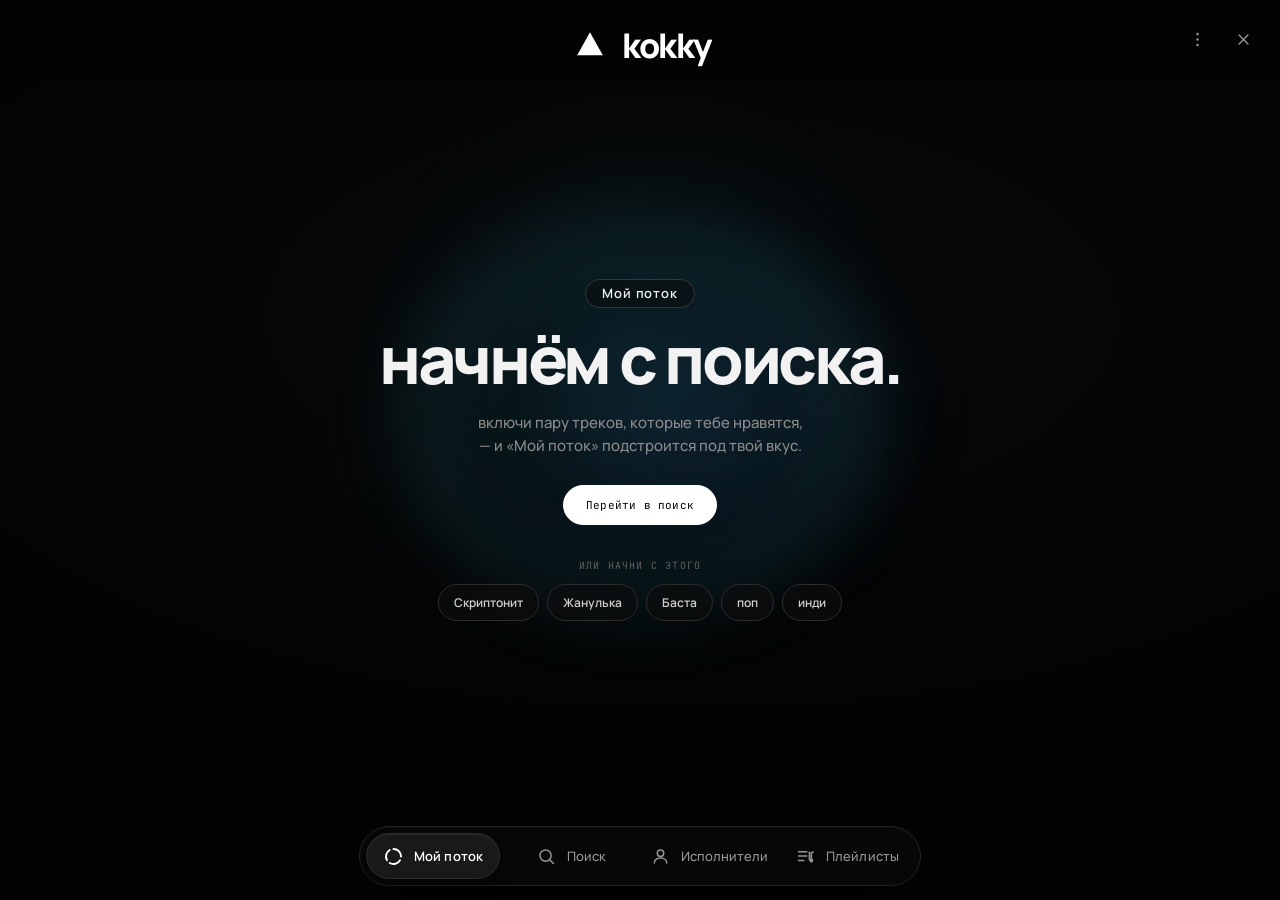
<file: index.html>
<!DOCTYPE html>
<html lang="ru">
<head>
  <meta charset="UTF-8">
  <meta name="viewport" content="width=device-width, initial-scale=1">
  <meta name="theme-color" content="#050505">
  <title>kokky — музыка</title>
  <link rel="icon" href="data:image/svg+xml,%3Csvg xmlns='http://www.w3.org/2000/svg' viewBox='0 0 24 24'%3E%3Crect width='24' height='24' rx='5' fill='%23050505'/%3E%3Cpath d='M12 4.8 20 19.2H4Z' fill='%23f2f2f2'/%3E%3C/svg%3E">
  <link rel="preconnect" href="https://fonts.googleapis.com">
  <link rel="preconnect" href="https://fonts.gstatic.com" crossorigin>
  <link href="https://fonts.googleapis.com/css2?family=JetBrains+Mono:wght@400;500;600&family=Manrope:wght@400;500;600;700;800&display=swap" rel="stylesheet">
  <link rel="stylesheet" href="styles.css">
  <link rel="stylesheet" href="layout-bottom.css">
</head>
<body>
  <div class="app">
    <header class="app-head">
      <a class="brand" href="#" aria-label="kokky — на главную">
        <span class="brand__mark" aria-hidden="true">
          <svg viewBox="0 0 24 24"><path d="M12 3.2 21.6 20.4H2.4L12 3.2Z" fill="currentColor"/></svg>
        </span>
        <span class="brand__name">kokky</span>
      </a>

      <div class="stage__top">
        <div class="top-menus">
          <button class="icon-btn" id="topMenuBtn" type="button" aria-label="Ещё" aria-haspopup="menu" aria-expanded="false">
            <svg viewBox="0 0 24 24" aria-hidden="true">
              <circle cx="12" cy="5" r="1.55" fill="currentColor"/>
              <circle cx="12" cy="12" r="1.55" fill="currentColor"/>
              <circle cx="12" cy="19" r="1.55" fill="currentColor"/>
            </svg>
          </button>
          <button class="icon-btn" id="closeBtn" type="button" aria-label="Закрыть плеер">
            <svg viewBox="0 0 24 24" fill="none" aria-hidden="true">
              <path d="m6.4 6.4 11.2 11.2M17.6 6.4 6.4 17.6" stroke="currentColor" stroke-width="1.7" stroke-linecap="round"/>
            </svg>
          </button>

          <div class="menu menu--top" id="topMenu" role="menu">
            <button class="menu__item" type="button" role="menuitem" data-action="shortcuts">Горячие клавиши</button>
            <button class="menu__item" type="button" role="menuitem" data-action="toggle-motion">
              Уменьшить движение
              <span class="menu__check" aria-hidden="true">✓</span>
            </button>
            <button class="menu__item" type="button" role="menuitem" data-action="clear-likes">Очистить избранное</button>
            <button class="menu__item" type="button" role="menuitem" data-action="about">О kokky</button>
            <p class="menu__note">полные треки · без аккаунта</p>
          </div>
        </div>
      </div>
    </header>

    <main class="stage" id="stage">
      <div class="ambient" aria-hidden="true">
        <span class="ambient__blob ambient__blob--one"></span>
        <span class="ambient__blob ambient__blob--two"></span>
        <span class="ambient__blob ambient__blob--three"></span>
      </div>

      <section class="view view--player" id="view-stream" aria-label="Мой поток">
        <div class="player" id="player">
          <div class="player__body" id="playerBody">
            <div class="art" id="art">
              <span class="art__halo" aria-hidden="true"></span>
              <img class="art__img" id="coverImage" src="data:image/svg+xml,%3Csvg xmlns='http://www.w3.org/2000/svg' viewBox='0 0 480 480'%3E%3Crect width='480' height='480' fill='%230d0d0d'/%3E%3Cpath d='M240 152 336 328H144Z' fill='%23262626'/%3E%3C/svg%3E" alt="Обложка трека">
              <div class="art__frame" id="artFrame">
                <iframe
                  id="scPlayer"
                  class="sc-player"
                  title="Аудиоплеер"
                  allow="autoplay"
                  frameborder="0"
                  scrolling="no"
                ></iframe>
                <audio id="nativeAudio" class="native-audio" preload="none"></audio>
              </div>
              <div class="art__notice" id="artNotice" hidden>
                <span class="art__notice-mark" aria-hidden="true">
                  <svg viewBox="0 0 24 24"><path d="M12 3.2 21.6 20.4H2.4L12 3.2Z" fill="currentColor"/></svg>
                </span>
                <strong class="art__notice-title">нужен локальный сервер</strong>
                <span class="art__notice-text">плеер не работает со страницы <code>file://</code></span>
                <button class="ghost-pill" id="serverHelpBtn" type="button">Как запустить</button>
              </div>
            </div>

            <h1 class="artist" id="artistName">kokky</h1>
            <p class="track"><span class="track__name" id="trackTitle">загружаем тренды…</span></p>

            <div class="transport">
              <div class="transport__side">
                <div class="volume-wrap" id="volumeWrap">
                  <button class="round" id="volumeBtn" type="button" aria-label="Выключить звук" aria-pressed="false">
                    <svg class="icon-volume" viewBox="0 0 24 24" fill="none" aria-hidden="true">
                      <path d="M4.2 9.4v5.2h3.1l4.6 3.8V5.6L7.3 9.4H4.2Z" stroke="currentColor" stroke-width="1.55" stroke-linejoin="round"/>
                      <path d="M15.1 8.6a4.9 4.9 0 0 1 0 6.8M17.7 6.1a8.4 8.4 0 0 1 0 11.8" stroke="currentColor" stroke-width="1.55" stroke-linecap="round"/>
                    </svg>
                    <svg class="icon-volume-off" viewBox="0 0 24 24" fill="none" aria-hidden="true">
                      <path d="M4.2 9.4v5.2h3.1l4.6 3.8V5.6L7.3 9.4H4.2Z" stroke="currentColor" stroke-width="1.55" stroke-linejoin="round"/>
                      <path d="m15.4 9.6 4.6 4.6m0-4.6-4.6 4.6" stroke="currentColor" stroke-width="1.55" stroke-linecap="round"/>
                    </svg>
                  </button>
                  <div class="volume" id="volumePop">
                    <div class="volume__panel">
                      <div class="volume__slider">
                        <input class="range" id="volumeRange" type="range" min="0" max="100" step="1" value="80" aria-label="Громкость">
                      </div>
                      <span class="volume__value" id="volumeValue">80</span>
                    </div>
                  </div>
                </div>

                <button class="round like" id="likeBtnLeft" type="button" aria-label="В избранное" aria-pressed="false">
                  <svg viewBox="0 0 24 24" aria-hidden="true">
                    <path d="M12 20.1S4.6 15.8 4.6 10.7A4.3 4.3 0 0 1 12 7.5a4.3 4.3 0 0 1 7.4 3.2c0 5.1-7.4 9.4-7.4 9.4Z" stroke="currentColor" stroke-width="1.55" stroke-linejoin="round"/>
                  </svg>
                </button>
              </div>

              <div class="seek" id="seek" role="slider" tabindex="0" aria-label="Перемотка" aria-valuemin="0" aria-valuemax="30" aria-valuenow="0">
                <span class="seek__fill" id="seekFill"></span>
                <span class="seek__label" id="seekLabel">kokky — мой поток</span>
                <span class="seek__time" id="seekTime">0:00 / 0:30</span>
              </div>

              <div class="transport__side">
                <button class="round" id="playlistBtn" type="button" aria-label="Добавить в плейлист" title="Добавить в плейлист" disabled>
                  <svg viewBox="0 0 24 24" fill="none" aria-hidden="true">
                    <path d="M4.5 7h9M4.5 12h9M4.5 17h6" stroke="currentColor" stroke-width="1.6" stroke-linecap="round"/>
                    <path d="M17.5 10.5v7M14 14h7" stroke="currentColor" stroke-width="1.6" stroke-linecap="round"/>
                  </svg>
                </button>

                <div class="track-menu-wrap">
                  <button class="round" id="trackMenuBtn" type="button" aria-label="Ещё" aria-haspopup="menu" aria-expanded="false">
                    <svg viewBox="0 0 24 24" aria-hidden="true">
                      <circle cx="5" cy="12" r="1.5" fill="currentColor"/>
                      <circle cx="12" cy="12" r="1.5" fill="currentColor"/>
                      <circle cx="19" cy="12" r="1.5" fill="currentColor"/>
                    </svg>
                  </button>

                  <div class="menu menu--track" id="trackMenu" role="menu">
                    <a class="menu__item" id="trackSourceLink" role="menuitem" href="https://soundcloud.com" target="_blank" rel="noopener">Открыть оригинал</a>
                    <button class="menu__item" type="button" role="menuitem" data-action="add-to-playlist">Добавить в плейлист</button>
                    <button class="menu__item" type="button" role="menuitem" data-action="copy-link">Скопировать ссылку</button>
                  </div>
                </div>
              </div>
            </div>

            <div class="controls">
              <button class="skip" id="prevBtn" type="button" aria-label="Предыдущий трек">
                <svg viewBox="0 0 24 24" aria-hidden="true">
                  <rect x="4.6" y="6.2" width="2.1" height="11.6" rx="1.05" fill="currentColor"/>
                  <path d="M19.1 6.9v10.2L9.8 12l9.3-5.1Z" fill="currentColor"/>
                </svg>
              </button>

              <button class="play" id="playBtn" type="button" aria-label="Играть">
                <svg class="play__icon play__icon--play" viewBox="0 0 24 24" aria-hidden="true">
                  <path d="M8 4.8 20 12 8 19.2V4.8Z" fill="currentColor"/>
                </svg>
                <svg class="play__icon play__icon--pause" viewBox="0 0 24 24" aria-hidden="true">
                  <rect x="7.2" y="5.2" width="3.6" height="13.6" rx="1.5" fill="currentColor"/>
                  <rect x="13.2" y="5.2" width="3.6" height="13.6" rx="1.5" fill="currentColor"/>
                </svg>
              </button>

              <button class="skip" id="nextBtn" type="button" aria-label="Следующий трек">
                <svg viewBox="0 0 24 24" aria-hidden="true">
                  <rect x="17.3" y="6.2" width="2.1" height="11.6" rx="1.05" fill="currentColor"/>
                  <path d="M4.9 6.9v10.2l9.3-5.1-9.3-5.1Z" fill="currentColor"/>
                </svg>
              </button>
            </div>
          </div>

          <div class="welcome" id="streamWelcome" hidden>
            <p class="eyebrow">Мой поток</p>
            <h1 class="welcome__title">начнём с поиска.</h1>
            <p class="welcome__text">
              включи пару треков, которые тебе нравятся, — и «Мой поток» подстроится под твой вкус.
            </p>
            <button class="solid-pill welcome__cta" id="welcomeSearchBtn" type="button">Перейти в поиск</button>
            <div class="welcome__start">
              <p class="welcome__start-label">или начни с этого</p>
              <div class="welcome__chips" id="welcomeChips">
                <button class="welcome__chip" type="button" data-query="Скриптонит">Скриптонит</button>
                <button class="welcome__chip" type="button" data-query="Жанулька">Жанулька</button>
                <button class="welcome__chip" type="button" data-query="Баста">Баста</button>
                <button class="welcome__chip" type="button" data-query="поп">поп</button>
                <button class="welcome__chip" type="button" data-query="инди">инди</button>
              </div>
            </div>
          </div>
        </div>

        <div class="closed" id="closedState">
          <span class="closed__mark" aria-hidden="true">
            <svg viewBox="0 0 24 24"><path d="M12 3.2 21.6 20.4H2.4L12 3.2Z" fill="currentColor"/></svg>
          </span>
          <p class="eyebrow">Плеер закрыт</p>
          <h2 class="closed__title">тишина тоже звучит.</h2>
          <button class="ghost-pill" id="reopenBtn" type="button">Открыть плеер</button>
        </div>
      </section>

      <section class="view view--search" id="view-search" aria-label="Поиск" hidden>
        <div class="page">
          <header class="page__head">
            <p class="eyebrow">Поиск</p>
            <h2 class="page__title">что послушаем?</h2>
            <label class="search">
              <svg viewBox="0 0 24 24" fill="none" aria-hidden="true">
                <circle cx="10.9" cy="10.9" r="6.4" stroke="currentColor" stroke-width="1.7"/>
                <path d="m15.7 15.7 4.3 4.3" stroke="currentColor" stroke-width="1.7" stroke-linecap="round"/>
              </svg>
              <input id="searchInput" type="search" placeholder="Трек, жанр или исполнитель" autocomplete="off" spellcheck="false">
              <kbd>/</kbd>
            </label>
          </header>
          <div class="results" id="results" aria-live="polite"></div>
        </div>
      </section>

      <section class="view view--artists" id="view-artists" aria-label="Исполнители" hidden>
        <div class="page">
          <header class="page__head">
            <p class="eyebrow">Исполнители</p>
            <h2 class="page__title">исполнители.</h2>
            <p class="page__sub">популярные артисты СНГ · все треки</p>
          </header>
          <div class="artists" id="artists"></div>
        </div>
      </section>

      <section class="view view--artist" id="view-artist" aria-label="Исполнитель" hidden>
        <div class="page">
          <button class="back-link" id="artistBack" type="button">
            <svg viewBox="0 0 24 24" fill="none" aria-hidden="true">
              <path d="M14.5 6.5 9 12l5.5 5.5" stroke="currentColor" stroke-width="1.7" stroke-linecap="round" stroke-linejoin="round"/>
            </svg>
            все исполнители
          </button>

          <header class="page__head detail__head">
            <img class="artist-hero" id="artistHero" alt="" hidden />
            <p class="eyebrow">Исполнитель</p>
            <h2 class="page__title" id="artistPageTitle">исполнитель</h2>
            <p class="page__sub" id="artistMeta"></p>
            <div class="detail__actions">
              <button class="solid-pill" id="artistPlay" type="button" disabled>Играть</button>
              <button class="ghost-pill" id="artistShuffle" type="button" disabled>Перемешать</button>
            </div>
          </header>

          <div class="artist-tracks" id="artistTracks" aria-live="polite"></div>
        </div>
      </section>

      <section class="view view--playlists" id="view-playlists" aria-label="Плейлисты" hidden>
        <div class="page">
          <header class="page__head">
            <p class="eyebrow">Плейлисты</p>
            <h2 class="page__title">плейлисты.</h2>
            <p class="page__sub">свои плейлисты · полные треки</p>
          </header>
          <div class="playlists" id="playlists"></div>
        </div>
      </section>

      <section class="view view--playlist" id="view-playlist" aria-label="Плейлист" hidden>
        <div class="page">
          <button class="back-link" id="playlistBack" type="button">
            <svg viewBox="0 0 24 24" fill="none" aria-hidden="true">
              <path d="M14.5 6.5 9 12l5.5 5.5" stroke="currentColor" stroke-width="1.7" stroke-linecap="round" stroke-linejoin="round"/>
            </svg>
            все плейлисты
          </button>

          <header class="page__head detail__head">
            <p class="eyebrow">Плейлист</p>
            <h2 class="page__title" id="playlistTitle">плейлист</h2>
            <p class="page__sub" id="playlistMeta"></p>
            <div class="detail__actions">
              <button class="solid-pill" id="playlistPlay" type="button">Играть</button>
              <button class="ghost-pill" id="playlistAdd" type="button">Добавить трек</button>
            </div>
          </header>

          <div class="pl-tracks" id="playlistTracks"></div>
        </div>
      </section>

      <div class="dialog" id="playlistDialog" hidden>
        <div class="dialog__backdrop" data-close-dialog></div>
        <div class="dialog__panel" role="dialog" aria-modal="true" aria-labelledby="dialogTitle">
          <h3 class="dialog__title" id="dialogTitle">новый плейлист</h3>
          <div class="dialog__body" id="dialogBody"></div>
        </div>
      </div>

      <div class="toast" id="toast" role="status" aria-live="polite"></div>
    </main>

    <aside class="sidebar">
      <nav class="nav" aria-label="Разделы">
        <button class="nav__item is-active" type="button" data-view="stream">
          <svg class="nav__icon" viewBox="0 0 24 24" fill="none" aria-hidden="true">
            <g stroke="currentColor" stroke-width="2.2" stroke-linecap="round">
              <path d="M12 3.4A8.6 8.6 0 0 1 20.6 12"/>
              <path d="M19.45 16.3A8.6 8.6 0 0 1 7.7 19.45"/>
              <path d="M4.55 16.3A8.6 8.6 0 0 1 7.7 4.55"/>
            </g>
          </svg>
          <span>Мой поток</span>
        </button>
        <button class="nav__item" type="button" data-view="search">
          <svg class="nav__icon" viewBox="0 0 24 24" fill="none" aria-hidden="true">
            <circle cx="10.9" cy="10.9" r="6.4" stroke="currentColor" stroke-width="1.7"/>
            <path d="m15.7 15.7 4.3 4.3" stroke="currentColor" stroke-width="1.7" stroke-linecap="round"/>
          </svg>
          <span>Поиск</span>
        </button>
        <button class="nav__item" type="button" data-view="artists">
          <svg class="nav__icon" viewBox="0 0 24 24" fill="none" aria-hidden="true">
            <circle cx="12" cy="8.4" r="3.7" stroke="currentColor" stroke-width="1.7"/>
            <path d="M4.9 19.4c0-3.5 3.2-5.7 7.1-5.7s7.1 2.2 7.1 5.7" stroke="currentColor" stroke-width="1.7" stroke-linecap="round"/>
          </svg>
          <span>Исполнители</span>
        </button>
        <button class="nav__item" type="button" data-view="playlists">
          <svg class="nav__icon" viewBox="0 0 24 24" fill="none" aria-hidden="true">
            <path d="M4 6.5h9.5M4 11.5h9.5M4 16.5h6" stroke="currentColor" stroke-width="1.8" stroke-linecap="round"/>
            <path d="M16.5 7.2v8.1" stroke="currentColor" stroke-width="1.8" stroke-linecap="round"/>
            <circle cx="18.7" cy="16.6" r="2.2" fill="currentColor"/>
            <path d="M18.7 16.6V7.8l2.2-.8" stroke="currentColor" stroke-width="1.8" stroke-linecap="round" stroke-linejoin="round"/>
          </svg>
          <span>Плейлисты</span>
        </button>
      </nav>
    </aside>
  </div>

  <script src="library.js"></script>
  <script src="vendor/hls.light.min.js"></script>
  <script src="app.js"></script>
</body>
</html>
</file>
<file: styles.css>
/* =========================================================
   kokky — player
   ========================================================= */

:root {
  --bg: #030303;
  --panel: #090909;
  --text: #f2f2f2;
  --muted: #8b8b8b;
  --dim: #5f5f5f;
  --line: rgba(255, 255, 255, 0.08);
  --line-strong: rgba(255, 255, 255, 0.14);
  --sans: "Manrope", "Inter", system-ui, -apple-system, "Segoe UI", sans-serif;
  --mono: "JetBrains Mono", ui-monospace, "SFMono-Regular", Consolas, monospace;
  --ease: cubic-bezier(0.2, 0.7, 0.2, 1);
}

*,
*::before,
*::after {
  box-sizing: border-box;
}

html,
body {
  height: 100%;
}

body {
  margin: 0;
  overflow: hidden;
  background: var(--bg);
  color: var(--text);
  font-family: var(--sans);
  -webkit-font-smoothing: antialiased;
  text-rendering: optimizeLegibility;
}

button,
input {
  font: inherit;
}

button {
  color: inherit;
}

a {
  color: inherit;
}

img {
  display: block;
  max-width: 100%;
}

::selection {
  background: rgba(255, 255, 255, 0.18);
  color: #fff;
}

:focus-visible {
  outline: 1px solid rgba(255, 255, 255, 0.5);
  outline-offset: 2px;
}

::-webkit-scrollbar {
  width: 9px;
  height: 9px;
}

::-webkit-scrollbar-track {
  background: transparent;
}

::-webkit-scrollbar-thumb {
  background: #1d1d1d;
  border: 3px solid transparent;
  background-clip: padding-box;
  border-radius: 99px;
}

::-webkit-scrollbar-thumb:hover {
  background: #2a2a2a;
  border: 2px solid transparent;
  background-clip: padding-box;
}

.app {
  display: flex;
  height: 100dvh;
  min-height: 0;
}

/* =========================================================
   Sidebar
   ========================================================= */

.sidebar {
  position: relative;
  z-index: 5;
  display: flex;
  flex: 0 0 216px;
  flex-direction: column;
  width: 216px;
  padding: 23px 14px 16px;
  background: var(--panel);
  border-right: 1px solid #151515;
}

.brand {
  display: inline-flex;
  align-items: center;
  align-self: flex-start;
  gap: 14px;
  height: 40px;
  padding: 0 10px;
  color: #fff;
  text-decoration: none;
}

.brand__mark {
  display: grid;
  flex: none;
  width: 34px;
  height: 34px;
  color: #fff;
  place-items: center;
}

.brand__mark svg {
  width: 26px;
  height: 26px;
}

.brand__name {
  margin-top: 1px;
  font-size: 31px;
  font-weight: 700;
  line-height: 1;
  letter-spacing: -0.045em;
}

.nav {
  display: flex;
  flex-direction: column;
  gap: 12px;
  margin-top: 54px;
}

.nav__item {
  display: flex;
  align-items: center;
  gap: 10px;
  width: 100%;
  height: 50px;
  padding: 0 14px;
  border: 1px solid transparent;
  border-radius: 13px;
  background: transparent;
  color: #969696;
  font-family: var(--sans);
  font-size: 15px;
  font-weight: 500;
  letter-spacing: 0.005em;
  text-align: left;
  cursor: pointer;
  transition: color 0.18s ease, background 0.18s ease, border-color 0.18s ease;
}

.nav__item:hover {
  background: rgba(255, 255, 255, 0.035);
  color: #e9e9e9;
}

.nav__item.is-active {
  background: #151515;
  border-color: #242424;
  color: #fff;
  font-weight: 600;
  box-shadow: inset 0 1px 0 rgba(255, 255, 255, 0.035);
}

.nav__icon {
  flex: none;
  width: 21px;
  height: 21px;
}

.sidebar__bottom {
  display: flex;
  align-items: center;
  gap: 4px;
  margin-top: auto;
  padding: 0 2px;
}

.profile {
  display: flex;
  min-width: 0;
  align-items: center;
  gap: 9px;
  padding: 5px 7px;
  border: 0;
  border-radius: 12px;
  background: transparent;
  color: #d3d3d3;
  cursor: pointer;
  transition: background 0.18s ease;
}

.profile:hover {
  background: rgba(255, 255, 255, 0.045);
}

.profile__avatar {
  flex: none;
  width: 34px;
  height: 34px;
  border: 1px solid #242424;
  border-radius: 50%;
  object-fit: cover;
  filter: saturate(0.85) brightness(0.85);
}

.profile__name {
  overflow: hidden;
  max-width: 100px;
  font-family: var(--sans);
  font-size: 13px;
  font-weight: 500;
  letter-spacing: 0.01em;
  white-space: nowrap;
  text-overflow: ellipsis;
}

.settings-wrap {
  position: relative;
  flex: none;
  margin-left: auto;
}

/* =========================================================
   Icon buttons
   ========================================================= */

.icon-btn {
  display: grid;
  width: 38px;
  height: 38px;
  padding: 0;
  border: 0;
  border-radius: 10px;
  background: transparent;
  color: #969696;
  cursor: pointer;
  place-items: center;
  transition: color 0.18s ease, background 0.18s ease;
}

.icon-btn svg {
  width: 19px;
  height: 19px;
}

.icon-btn:hover {
  background: rgba(255, 255, 255, 0.055);
  color: #fff;
}

.icon-btn--quiet {
  width: 32px;
  height: 32px;
  border-radius: 9px;
  color: #7e7e7e;
}

.icon-btn--quiet svg {
  width: 19px;
  height: 19px;
}

/* =========================================================
   Menus
   ========================================================= */

.menu {
  position: absolute;
  z-index: 80;
  min-width: 224px;
  padding: 6px;
  border: 1px solid #282828;
  border-radius: 14px;
  background: #121212;
  box-shadow: 0 26px 70px rgba(0, 0, 0, 0.72), inset 0 1px 0 rgba(255, 255, 255, 0.03);
  opacity: 0;
  visibility: hidden;
  transform: translateY(5px) scale(0.985);
  transform-origin: top right;
  transition: opacity 0.16s ease, transform 0.16s var(--ease), visibility 0.16s;
}

.menu.is-open {
  opacity: 1;
  visibility: visible;
  transform: none;
}

.menu--top {
  top: calc(100% + 4px);
  right: 0;
}

.menu--settings {
  right: 0;
  bottom: calc(100% + 11px);
  transform-origin: bottom right;
}

.menu--track {
  top: calc(100% + 10px);
  right: 0;
}

.menu__item {
  display: flex;
  align-items: center;
  gap: 10px;
  width: 100%;
  padding: 10px 11px;
  border: 0;
  border-radius: 9px;
  background: transparent;
  color: #d3d3d3;
  font-family: var(--sans);
  font-size: 13px;
  font-weight: 500;
  letter-spacing: 0.005em;
  text-align: left;
  text-decoration: none;
  white-space: nowrap;
  cursor: pointer;
  transition: background 0.15s ease, color 0.15s ease;
}

.menu__item:hover {
  background: #1e1e1e;
  color: #fff;
}

.menu__check {
  margin-left: auto;
  color: #fff;
  opacity: 0;
}

.menu__item.is-on .menu__check {
  opacity: 1;
}

.menu__note {
  margin: 4px 0 0;
  padding: 9px 11px 6px;
  border-top: 1px solid #212121;
  color: #5e5e5e;
  font-family: var(--mono);
  font-size: 9px;
  letter-spacing: 0.04em;
}

/* =========================================================
   Stage / ambient
   ========================================================= */

.stage {
  position: relative;
  display: flex;
  flex: 1;
  flex-direction: column;
  min-width: 0;
  overflow: hidden;
  background: radial-gradient(110% 90% at 54% 32%, #070809 0%, #030303 62%, #020202 100%);
}

.ambient {
  position: absolute;
  z-index: 0;
  inset: 0;
  overflow: hidden;
  pointer-events: none;
  transition: opacity 0.6s ease;
}

.stage.is-browsing .ambient {
  opacity: 0.5;
}

.stage.is-idle .ambient {
  opacity: 0.3;
}

.ambient__blob {
  position: absolute;
  display: block;
  filter: blur(44px);
  will-change: transform;
}

.ambient__blob--one {
  top: -5%;
  left: 52%;
  width: min(60vw, 900px);
  height: min(76vh, 800px);
  border-radius: 43% 57% 52% 48% / 48% 44% 56% 52%;
  background: radial-gradient(closest-side, rgba(31, 133, 150, 0.22), rgba(12, 66, 84, 0.12) 56%, transparent 76%);
  transform: translateX(-53%) rotate(-7deg);
  animation: drift-one 26s ease-in-out infinite;
}

.ambient__blob--two {
  top: 16%;
  left: 55%;
  width: min(42vw, 640px);
  height: min(48vh, 520px);
  border-radius: 56% 44% 42% 58% / 52% 56% 44% 48%;
  background: radial-gradient(closest-side, rgba(36, 84, 158, 0.14), rgba(20, 50, 110, 0.06) 60%, transparent 78%);
  transform: translateX(-50%);
  animation: drift-two 32s ease-in-out infinite;
}

.ambient__blob--three {
  top: 8%;
  left: 50%;
  width: min(52vw, 800px);
  height: min(62vh, 660px);
  border-radius: 48% 52% 45% 55% / 55% 45% 55% 45%;
  background: radial-gradient(closest-side, transparent 46%, rgba(60, 176, 192, 0.1) 64%, transparent 79%);
  filter: blur(30px);
  transform: translateX(-50%);
  animation: drift-three 22s ease-in-out infinite;
}

@keyframes drift-one {
  0%,
  100% {
    transform: translateX(-53%) rotate(-7deg) scale(1);
  }
  50% {
    transform: translateX(-50%) rotate(2deg) scale(1.05);
  }
}

@keyframes drift-two {
  0%,
  100% {
    transform: translateX(-50%) translateY(0) scale(1);
  }
  50% {
    transform: translateX(-46%) translateY(4%) scale(1.06);
  }
}

@keyframes drift-three {
  0%,
  100% {
    transform: translateX(-50%) rotate(0deg);
    opacity: 0.85;
  }
  50% {
    transform: translateX(-48%) rotate(4deg);
    opacity: 1;
  }
}

/* =========================================================
   Top bar
   ========================================================= */

.stage__top {
  position: absolute;
  z-index: 40;
  top: 0;
  right: 0;
  padding: 17px 18px;
}

.top-menus {
  position: relative;
  display: flex;
  gap: 8px;
  align-items: center;
}

/* =========================================================
   Views
   ========================================================= */

.view {
  position: relative;
  z-index: 1;
  height: 100%;
}

.view[hidden] {
  display: none !important;
}

.view--player {
  display: flex;
  align-items: center;
  justify-content: center;
  overflow-y: auto;
  padding: 100px 28px 34px;
}

.player {
  display: flex;
  flex-direction: column;
  align-items: center;
  width: 100%;
  max-width: 900px;
  margin: auto;
  text-align: center;
  animation: rise 0.7s var(--ease) both;
}

@keyframes rise {
  from {
    opacity: 0;
    transform: translateY(14px);
  }
  to {
    opacity: 1;
    transform: none;
  }
}

.eyebrow {
  display: inline-flex;
  align-items: center;
  height: 33px;
  margin: 0;
  padding: 0 20px;
  border: 1px solid #373737;
  border-radius: 999px;
  background: rgba(8, 8, 8, 0.5);
  color: #f0f0f0;
  font-family: var(--sans);
  font-size: 15px;
  font-weight: 600;
  letter-spacing: 0.06em;
  line-height: 1;
  backdrop-filter: blur(10px);
  -webkit-backdrop-filter: blur(10px);
}

.artist {
  max-width: 100%;
  margin: 13px 0 0;
  overflow-wrap: anywhere;
  font-size: clamp(44px, 4.6vw, 76px);
  font-weight: 800;
  letter-spacing: -0.05em;
  line-height: 0.98;
  text-wrap: balance;
}

.artist.is-long {
  font-size: clamp(30px, 3.4vw, 56px);
  letter-spacing: -0.04em;
}

/* First-run stream onboarding */

.player__body {
  display: flex;
  flex-direction: column;
  align-items: center;
  width: 100%;
}

.player__body[hidden],
.welcome[hidden] {
  display: none;
}

.welcome {
  display: flex;
  flex-direction: column;
  align-items: center;
  width: min(640px, 100%);
  animation: rise 0.7s var(--ease) both;
}

.welcome__title {
  margin: 18px 0 0;
  font-size: clamp(40px, 5.2vw, 74px);
  font-weight: 800;
  letter-spacing: -0.05em;
  line-height: 0.98;
  text-wrap: balance;
}

.welcome__text {
  max-width: 470px;
  margin: 20px 0 0;
  color: #8b8b8b;
  font-family: var(--sans);
  font-size: 15px;
  font-weight: 500;
  line-height: 1.55;
  text-wrap: balance;
}

.welcome__cta {
  margin-top: 28px;
  padding: 14px 28px;
  font-size: 12px;
}

.welcome__start {
  display: flex;
  flex-direction: column;
  align-items: center;
  gap: 12px;
  margin-top: 34px;
}

.welcome__start-label {
  margin: 0;
  color: #5f5f5f;
  font-family: var(--mono);
  font-size: 10px;
  letter-spacing: 0.12em;
  text-transform: uppercase;
}

.welcome__chips {
  display: flex;
  flex-wrap: wrap;
  justify-content: center;
  gap: 8px;
  max-width: 520px;
}

.welcome__chip {
  padding: 9px 15px;
  border: 1px solid #2d2d2d;
  border-radius: 999px;
  background: rgba(14, 14, 14, 0.7);
  color: #cfcfcf;
  font-family: var(--sans);
  font-size: 12px;
  font-weight: 600;
  cursor: pointer;
  transition: color 0.16s ease, background 0.16s ease, border-color 0.16s ease;
}

.welcome__chip:hover,
.welcome__chip:focus-visible {
  border-color: #e8e8e8;
  background: #151515;
  color: #fff;
}

.welcome__chip:active {
  transform: scale(0.97);
}

.art {
  position: relative;
  width: min(282px, 29vh, 60vw);
  margin-top: 24px;
  aspect-ratio: 1;
  flex: none;
}

.art__halo {
  position: absolute;
  z-index: 0;
  inset: -17% -13%;
  border-radius: 50%;
  background: radial-gradient(closest-side, rgba(45, 172, 188, 0.28), rgba(24, 96, 150, 0.1) 55%, transparent 74%);
  filter: blur(32px);
  opacity: 0.85;
}

body.is-playing .art__halo {
  animation: halo-pulse 7s ease-in-out infinite;
}

@keyframes halo-pulse {
  0%,
  100% {
    opacity: 0.75;
    transform: scale(1);
  }
  50% {
    opacity: 1;
    transform: scale(1.055);
  }
}

.art__img {
  position: relative;
  z-index: 1;
  width: 100%;
  height: 100%;
  border-radius: 10px;
  object-fit: cover;
  box-shadow: 0 26px 70px rgba(0, 0, 0, 0.58), 0 0 0 1px rgba(255, 255, 255, 0.06),
    0 0 70px rgba(36, 150, 170, 0.2), 0 0 150px rgba(20, 90, 120, 0.16);
  transition: opacity 0.35s ease;
}

.art__frame {
  position: absolute;
  z-index: 2;
  inset: 0;
  overflow: hidden;
  border-radius: 10px;
  background: #000;
  box-shadow: 0 26px 70px rgba(0, 0, 0, 0.58), 0 0 0 1px rgba(255, 255, 255, 0.06),
    0 0 70px rgba(36, 150, 170, 0.2), 0 0 150px rgba(20, 90, 120, 0.16);
  opacity: 0;
  pointer-events: none;
  transition: opacity 0.4s ease;
}

.art.has-player .art__frame {
  opacity: 1;
  pointer-events: auto;
}

.art.has-player .art__img {
  opacity: 0;
}

.art__frame iframe,
.art__frame > div {
  display: block;
  width: 100%;
  height: 100%;
  border: 0;
}

/* Звук идёт через нативный <audio>, обложка остаётся на месте. */
.native-audio {
  display: none;
}

.art__notice {
  position: absolute;
  z-index: 3;
  inset: 0;
  display: flex;
  flex-direction: column;
  align-items: center;
  justify-content: center;
  gap: 10px;
  padding: 22px;
  border: 1px solid #2c2c2c;
  border-radius: 10px;
  background:
    radial-gradient(closest-side at 50% 22%, rgba(45, 172, 188, 0.16), transparent 72%),
    #0b0b0b;
  text-align: center;
}

.art__notice[hidden] {
  display: none;
}

.art__notice-mark {
  color: #e8e8e8;
}

.art__notice-mark svg {
  width: 26px;
  height: 26px;
}

.art__notice-title {
  font-size: 15px;
  font-weight: 800;
  letter-spacing: -0.02em;
}

.art__notice-text {
  color: #8c8c8c;
  font-family: var(--sans);
  font-size: 11.5px;
  line-height: 1.45;
}

.art__notice-text code {
  color: #cfcfcf;
  font-family: var(--mono);
  font-size: 10.5px;
}

.art__notice .ghost-pill {
  margin-top: 4px;
}

@media (max-width: 820px) {
  .art.has-player .art__frame {
    pointer-events: none;
  }
}

.track {
  min-height: 30px;
  margin: 23px 0 0;
}

.track__name {
  font-size: clamp(20px, 1.35vw, 24px);
  font-weight: 700;
  letter-spacing: -0.015em;
}

.transport {
  display: flex;
  align-items: center;
  gap: 12px;
  width: min(850px, 100%);
  margin-top: 16px;
}

.transport__side {
  position: relative;
  display: flex;
  flex: none;
  align-items: center;
  gap: 12px;
}

.round {
  display: grid;
  flex: none;
  width: 46px;
  height: 46px;
  padding: 0;
  border: 1px solid #2a2a2a;
  border-radius: 50%;
  background: rgba(9, 9, 9, 0.4);
  color: #cecece;
  cursor: pointer;
  place-items: center;
  transition: color 0.18s ease, background 0.18s ease, border-color 0.18s ease, transform 0.18s ease;
}

.round svg {
  width: 19px;
  height: 19px;
}

.round:hover {
  border-color: #3a3a3a;
  background: #161616;
  color: #fff;
}

.round:active {
  transform: scale(0.95);
}

.round:disabled {
  opacity: 0.35;
  cursor: default;
  pointer-events: none;
}

.round.like svg path {
  transition: fill 0.18s ease, stroke 0.18s ease;
}

.round.like.is-liked {
  color: #fff;
}

.round.like.is-liked svg path {
  fill: currentColor;
  stroke: currentColor;
}

.round.like.is-liked svg {
  animation: heart-pop 0.32s var(--ease);
}

@keyframes heart-pop {
  0% {
    transform: scale(1);
  }
  38% {
    transform: scale(1.28);
  }
  100% {
    transform: scale(1);
  }
}

.icon-volume-off {
  display: none;
}

.is-muted .icon-volume {
  display: none;
}

.is-muted .icon-volume-off {
  display: block;
}

.seek {
  position: relative;
  display: grid;
  flex: 1;
  height: 64px;
  min-width: 150px;
  padding: 0 22px;
  overflow: hidden;
  border: 1px solid #2a2a2a;
  border-radius: 999px;
  background: rgba(9, 9, 9, 0.42);
  cursor: pointer;
  place-items: center;
  transition: border-color 0.18s ease, background 0.18s ease;
  user-select: none;
  touch-action: none;
  -webkit-tap-highlight-color: transparent;
}

.seek:hover {
  border-color: #3b3b3b;
  background: rgba(16, 16, 16, 0.55);
}

.seek__fill {
  position: absolute;
  top: 0;
  bottom: 0;
  left: 0;
  width: 0;
  border-right: 1px solid rgba(255, 255, 255, 0.3);
  background: linear-gradient(90deg, rgba(255, 255, 255, 0.1), rgba(255, 255, 255, 0.028));
  box-shadow: 2px 0 14px rgba(255, 255, 255, 0.06);
  pointer-events: none;
}

.seek__label,
.seek__time {
  z-index: 1;
  overflow: hidden;
  max-width: 100%;
  color: #d5d5d5;
  font-family: var(--sans);
  font-size: 15px;
  font-weight: 500;
  letter-spacing: 0.005em;
  white-space: nowrap;
  text-overflow: ellipsis;
  transition: opacity 0.18s ease;
}

.seek__time {
  position: absolute;
  top: 50%;
  left: 50%;
  opacity: 0;
  color: #fff;
  transform: translate(-50%, -50%);
}

.seek:hover .seek__label {
  opacity: 0;
}

.seek:hover .seek__time {
  opacity: 1;
}

.controls {
  display: flex;
  align-items: center;
  gap: 23px;
  margin-top: 21px;
}

.skip {
  display: grid;
  width: 48px;
  height: 48px;
  padding: 0;
  border: 0;
  border-radius: 50%;
  background: transparent;
  color: #a5a5a5;
  cursor: pointer;
  place-items: center;
  transition: color 0.18s ease, background 0.18s ease, transform 0.18s ease;
}

.skip svg {
  width: 22px;
  height: 22px;
}

.skip:hover {
  background: rgba(255, 255, 255, 0.05);
  color: #fff;
}

.skip:active {
  transform: scale(0.94);
}

.play {
  display: grid;
  width: 64px;
  height: 64px;
  padding: 0;
  border: 0;
  border-radius: 50%;
  background: #fff;
  color: #050505;
  cursor: pointer;
  place-items: center;
  box-shadow: 0 0 0 1px rgba(255, 255, 255, 0.14), 0 12px 40px rgba(255, 255, 255, 0.11);
  transition: transform 0.18s var(--ease), box-shadow 0.18s ease;
}

.play:hover {
  transform: scale(1.05);
  box-shadow: 0 0 0 1px rgba(255, 255, 255, 0.3), 0 16px 52px rgba(255, 255, 255, 0.17);
}

.play:active {
  transform: scale(0.975);
}

.play__icon {
  grid-area: 1 / 1;
  width: 24px;
  height: 24px;
}

.play__icon--play {
  margin-left: 2px;
}

.play__icon--pause {
  display: none;
}

body.is-playing .play__icon--play {
  display: none;
}

body.is-playing .play__icon--pause {
  display: block;
}

/* Пока тянем прямой поток, кнопка мягко пульсирует. */
.play.is-loading svg {
  animation: play-loading 1.1s ease-in-out infinite;
}

@keyframes play-loading {
  0%,
  100% {
    opacity: 0.35;
  }
  50% {
    opacity: 1;
  }
}

/* Volume */

.volume-wrap {
  position: relative;
  display: flex;
}

.volume {
  position: absolute;
  bottom: calc(100% - 2px);
  left: 50%;
  z-index: 45;
  padding-bottom: 11px;
  opacity: 0;
  visibility: hidden;
  transform: translate(-50%, 7px);
  transition: opacity 0.18s ease, transform 0.18s var(--ease), visibility 0.18s;
}

.volume-wrap:hover .volume,
.volume-wrap:focus-within .volume,
.volume.is-open {
  opacity: 1;
  visibility: visible;
  transform: translate(-50%, 0);
}

.volume__panel {
  display: flex;
  flex-direction: column;
  align-items: center;
  gap: 10px;
  width: 56px;
  padding: 16px 0 12px;
  border: 1px solid #2a2a2a;
  border-radius: 28px;
  background: #121212;
  box-shadow: 0 22px 55px rgba(0, 0, 0, 0.66);
}

.volume__slider {
  display: flex;
  align-items: center;
  justify-content: center;
  width: 30px;
  height: 100px;
  touch-action: none;
}

.volume__value {
  color: #797979;
  font-family: var(--mono);
  font-size: 9px;
  line-height: 1;
}

.range {
  flex: none;
  width: 94px;
  height: 30px;
  margin: 0;
  background: transparent;
  cursor: pointer;
  touch-action: none;
  transform: rotate(-90deg);
  -webkit-appearance: none;
  appearance: none;
}

.range::-webkit-slider-runnable-track {
  height: 3px;
  border-radius: 99px;
  background: linear-gradient(
    to right,
    #f2f2f2 0%,
    #f2f2f2 var(--vol, 80%),
    #2b2b2b var(--vol, 80%),
    #2b2b2b 100%
  );
}

.range::-webkit-slider-thumb {
  width: 14px;
  height: 14px;
  margin-top: -5.5px;
  border: 0;
  border-radius: 50%;
  background: #fff;
  box-shadow: 0 0 0 4px rgba(255, 255, 255, 0.09);
  -webkit-appearance: none;
  appearance: none;
}

.range::-moz-range-track {
  height: 3px;
  border-radius: 99px;
  background: #2b2b2b;
}

.range::-moz-range-progress {
  height: 3px;
  border-radius: 99px;
  background: #f2f2f2;
}

.range::-moz-range-thumb {
  width: 14px;
  height: 14px;
  border: 0;
  border-radius: 50%;
  background: #fff;
}

/* Track menu */

.track-menu-wrap {
  position: relative;
  display: flex;
}

/* =========================================================
   Closed player
   ========================================================= */

.closed {
  display: none;
  flex-direction: column;
  align-items: center;
  margin: auto;
  padding: 24px;
  text-align: center;
}

.view--player.is-closed .player {
  display: none;
}

.view--player.is-closed .closed {
  display: flex;
  animation: rise 0.5s var(--ease) both;
}

.closed__mark {
  display: grid;
  width: 58px;
  height: 58px;
  margin-bottom: 26px;
  color: #fff;
  opacity: 0.92;
  place-items: center;
}

.closed__mark svg {
  width: 54px;
  height: 54px;
  animation: breathe 6s ease-in-out infinite;
}

@keyframes breathe {
  0%,
  100% {
    transform: translateY(0);
    opacity: 0.85;
  }
  50% {
    transform: translateY(-5px);
    opacity: 1;
  }
}

.closed__title {
  margin: 18px 0 0;
  font-size: clamp(34px, 4vw, 56px);
  font-weight: 800;
  letter-spacing: -0.045em;
  line-height: 1;
}

.ghost-pill {
  margin-top: 26px;
  padding: 12px 22px;
  border: 1px solid #3a3a3a;
  border-radius: 999px;
  background: transparent;
  color: #fff;
  font-family: var(--mono);
  font-size: 11px;
  letter-spacing: 0.02em;
  cursor: pointer;
  transition: color 0.2s ease, background 0.2s ease, border-color 0.2s ease;
}

.ghost-pill:hover {
  border-color: #fff;
  background: #fff;
  color: #080808;
}

/* =========================================================
   Search / Collection pages
   ========================================================= */

.view--search,
.view--artists,
.view--artist,
.view--playlists,
.view--playlist {
  overflow-y: auto;
  padding: 92px 40px 80px;
}

.page {
  width: min(900px, 100%);
  margin: 0 auto;
}

.page__head {
  display: flex;
  flex-direction: column;
  align-items: flex-start;
}

.page__title {
  margin: 18px 0 0;
  font-size: clamp(38px, 4.4vw, 64px);
  font-weight: 800;
  letter-spacing: -0.05em;
  line-height: 1;
}

.page__title.is-long {
  font-size: clamp(32px, 3.7vw, 52px);
  line-height: 1.04;
}

.page__sub {
  margin: 14px 0 0;
  color: #7f7f7f;
  font-family: var(--sans);
  font-size: 13px;
  font-weight: 500;
  letter-spacing: 0.01em;
}

.search {
  display: flex;
  align-items: center;
  gap: 12px;
  width: 100%;
  height: 54px;
  margin-top: 30px;
  padding: 0 15px 0 17px;
  border: 1px solid #2b2b2b;
  border-radius: 16px;
  background: rgba(12, 12, 12, 0.62);
  cursor: text;
  transition: border-color 0.18s ease, background 0.18s ease;
  backdrop-filter: blur(12px);
  -webkit-backdrop-filter: blur(12px);
}

.search:focus-within {
  border-color: #4a4a4a;
  background: rgba(17, 17, 17, 0.8);
}

.search svg {
  flex: none;
  width: 18px;
  height: 18px;
  color: #7c7c7c;
}

.search input {
  min-width: 0;
  flex: 1;
  border: 0;
  outline: 0;
  background: transparent;
  color: #f2f2f2;
  font-family: var(--sans);
  font-size: 14px;
  font-weight: 500;
  letter-spacing: 0.005em;
}

.search input::placeholder {
  color: #616161;
}

.search input::-webkit-search-cancel-button {
  display: none;
}

.search kbd {
  flex: none;
  padding: 3px 7px;
  border: 1px solid #2f2f2f;
  border-radius: 6px;
  color: #6c6c6c;
  font-family: var(--mono);
  font-size: 9px;
  font-weight: 400;
}

.results {
  display: flex;
  flex-direction: column;
  gap: 2px;
  margin-top: 26px;
  padding-bottom: 30px;
}

.results__caption {
  margin: 0 0 8px;
  padding: 0 12px;
  color: #666;
  font-family: var(--sans);
  font-size: 11px;
  font-weight: 600;
  letter-spacing: 0.08em;
  text-transform: uppercase;
}

.result {
  display: grid;
  grid-template-columns: 48px minmax(0, 1fr) auto auto;
  gap: 14px;
  align-items: center;
  width: 100%;
  padding: 9px 12px;
  border: 1px solid transparent;
  border-radius: 13px;
  background: transparent;
  color: inherit;
  text-align: left;
  cursor: pointer;
  transition: background 0.16s ease, border-color 0.16s ease;
}

.result:hover,
.result.is-current {
  border-color: #1e1e1e;
  background: #0e0e0e;
}

.result__cover {
  width: 48px;
  height: 48px;
  border-radius: 8px;
  object-fit: cover;
  box-shadow: 0 0 0 1px rgba(255, 255, 255, 0.06);
}

.result__text {
  min-width: 0;
}

.result__title {
  display: block;
  overflow: hidden;
  font-size: 13.5px;
  font-weight: 600;
  letter-spacing: -0.005em;
  white-space: nowrap;
  text-overflow: ellipsis;
}

.result.is-current .result__title {
  color: #fff;
}

.result__meta {
  display: block;
  overflow: hidden;
  margin-top: 4px;
  color: #757575;
  font-family: var(--sans);
  font-size: 12px;
  font-weight: 500;
  white-space: nowrap;
  text-overflow: ellipsis;
}

.result__dur {
  color: #717171;
  font-family: var(--mono);
  font-size: 11px;
  font-variant-numeric: tabular-nums;
}

.result__play {
  display: grid;
  width: 32px;
  height: 32px;
  border: 1px solid #2d2d2d;
  border-radius: 50%;
  color: #d8d8d8;
  opacity: 0;
  place-items: center;
  transition: opacity 0.16s ease, background 0.16s ease, color 0.16s ease, border-color 0.16s ease;
}

.result__play svg {
  width: 12px;
  height: 12px;
  margin-left: 1px;
}

.result:hover .result__play,
.result:focus-visible .result__play {
  opacity: 1;
}

.result:hover .result__play:hover {
  border-color: #fff;
  background: #fff;
  color: #000;
}

/* Исполнитель в выдаче поиска */

.result-artists {
  display: flex;
  flex-direction: column;
  gap: 2px;
}

.result--artist {
  border-color: #171717;
  background: #0b0b0b;
}

.result--artist:hover,
.result--artist:focus-visible {
  border-color: #2b2b2b;
  background: #111;
}

.result__cover--round {
  display: grid;
  overflow: hidden;
  border-radius: 50%;
  place-items: center;
}

.result__avatar {
  width: 100%;
  height: 100%;
  border-radius: 50%;
  object-fit: cover;
}

.result__initials {
  color: #dcdcdc;
  font-family: var(--sans);
  font-size: 13px;
  font-weight: 700;
  letter-spacing: 0.02em;
  text-transform: uppercase;
}

.result__tag {
  color: #5f5f5f;
  font-family: var(--mono);
  font-size: 9px;
  letter-spacing: 0.12em;
  text-transform: uppercase;
}

.result__arrow {
  display: grid;
  width: 26px;
  height: 26px;
  color: #6a6a6a;
  place-items: center;
  transition: color 0.16s ease, transform 0.16s ease;
}

.result__arrow svg {
  width: 16px;
  height: 16px;
}

.result--artist:hover .result__arrow {
  color: #fff;
  transform: translateX(2px);
}

.results__subcaption {
  margin: 16px 0 4px;
  padding: 0 12px;
  color: #565656;
  font-family: var(--mono);
  font-size: 9px;
  font-weight: 400;
  letter-spacing: 0.14em;
  text-transform: uppercase;
}

.empty {
  display: flex;
  flex-direction: column;
  align-items: flex-start;
  padding: 54px 12px;
  color: #6d6d6d;
  font-family: var(--mono);
  font-size: 11.5px;
  line-height: 1.9;
}

.empty strong {
  display: block;
  margin-bottom: 6px;
  color: #cfcfcf;
  font-family: var(--sans);
  font-size: 18px;
  font-weight: 700;
  letter-spacing: -0.02em;
}

/* =========================================================
   Artists
   ========================================================= */

.artists {
  display: grid;
  grid-template-columns: repeat(auto-fill, minmax(150px, 1fr));
  gap: 30px 18px;
  margin-top: 38px;
  padding-bottom: 40px;
}

.artist-card {
  display: flex;
  min-width: 0;
  flex-direction: column;
  align-items: center;
  padding: 0;
  border: 0;
  background: transparent;
  color: inherit;
  text-align: center;
  cursor: pointer;
}

.artist-card__face {
  position: relative;
  display: grid;
  width: 100%;
  aspect-ratio: 1;
  overflow: hidden;
  border-radius: 50%;
  box-shadow: inset 0 0 0 1px rgba(255, 255, 255, 0.07), 0 18px 44px rgba(0, 0, 0, 0.42);
  place-items: center;
  transition: transform 0.3s var(--ease), box-shadow 0.3s ease;
}

.artist-card:hover .artist-card__face {
  transform: translateY(-4px);
  box-shadow: inset 0 0 0 1px rgba(255, 255, 255, 0.16), 0 26px 60px rgba(0, 0, 0, 0.5),
    0 0 60px rgba(35, 130, 150, 0.12);
}

.artist-card__initials {
  position: relative;
  z-index: 1;
  color: rgba(255, 255, 255, 0.92);
  font-family: var(--sans);
  font-size: clamp(22px, 2.1vw, 30px);
  font-weight: 800;
  letter-spacing: -0.04em;
  text-shadow: 0 2px 18px rgba(0, 0, 0, 0.45);
}

.artist-card__img {
  position: absolute;
  inset: 0;
  width: 100%;
  height: 100%;
  object-fit: cover;
}

.artist-card__overlay {
  position: absolute;
  inset: 0;
  z-index: 2;
  display: flex;
  align-items: flex-end;
  justify-content: flex-end;
  padding: 9px;
  background: linear-gradient(180deg, transparent 55%, rgba(0, 0, 0, 0.52));
  opacity: 0;
  transition: opacity 0.22s ease;
}

.artist-card:hover .artist-card__overlay,
.artist-card:focus-visible .artist-card__overlay {
  opacity: 1;
}

.artist-card__play {
  display: grid;
  width: 38px;
  height: 38px;
  border-radius: 50%;
  background: #fff;
  color: #050505;
  box-shadow: 0 8px 24px rgba(0, 0, 0, 0.4);
  place-items: center;
  transition: transform 0.18s var(--ease);
}

.artist-card__play svg {
  width: 13px;
  height: 13px;
  margin-left: 1px;
}

.artist-card:hover .artist-card__play {
  transform: scale(1.06);
}

.artist-card__name {
  max-width: 100%;
  margin-top: 12px;
  overflow: hidden;
  font-size: 14px;
  font-weight: 700;
  letter-spacing: -0.01em;
  white-space: nowrap;
  text-overflow: ellipsis;
}

.artist-card__meta {
  margin-top: 4px;
  color: #757575;
  font-family: var(--sans);
  font-size: 11.5px;
  font-weight: 500;
  letter-spacing: 0.01em;
}

.artist-tracks {
  display: flex;
  flex-direction: column;
  gap: 2px;
  margin-top: 30px;
  padding-bottom: 40px;
}

.artist-track {
  display: grid;
  grid-template-columns: 30px 46px minmax(0, 1fr) auto 30px;
  gap: 13px;
  align-items: center;
  width: 100%;
  padding: 8px 12px 8px 6px;
  border: 1px solid transparent;
  border-radius: 13px;
  background: transparent;
  color: inherit;
  text-align: left;
  cursor: pointer;
  transition: background 0.16s ease, border-color 0.16s ease;
}

.artist-track:hover,
.artist-track.is-current {
  border-color: #1e1e1e;
  background: #0e0e0e;
}

.artist-track__no {
  color: #5f5f5f;
  font-family: var(--mono);
  font-size: 10.5px;
  font-variant-numeric: tabular-nums;
  text-align: right;
}

.artist-track.is-current .artist-track__no {
  color: #fff;
}

.artist-track__cover {
  width: 46px;
  height: 46px;
  border-radius: 8px;
  background: #0b0b0b;
  object-fit: cover;
  box-shadow: 0 0 0 1px rgba(255, 255, 255, 0.06);
}

.artist-track__text {
  display: flex;
  min-width: 0;
  flex-direction: column;
  gap: 3px;
}

.artist-track__name {
  overflow: hidden;
  font-size: 13.5px;
  font-weight: 600;
  letter-spacing: -0.005em;
  white-space: nowrap;
  text-overflow: ellipsis;
}

.artist-track.is-current .artist-track__name {
  color: #fff;
}

.artist-track__meta {
  overflow: hidden;
  color: #757575;
  font-family: var(--sans);
  font-size: 11.5px;
  font-weight: 500;
  white-space: nowrap;
  text-overflow: ellipsis;
}

.artist-track__dur {
  color: #6c6c6c;
  font-family: var(--mono);
  font-size: 10.5px;
  font-variant-numeric: tabular-nums;
}

.artist-track__play {
  display: grid;
  width: 30px;
  height: 30px;
  border: 1px solid #2d2d2d;
  border-radius: 50%;
  color: #d8d8d8;
  opacity: 0;
  place-items: center;
  transition: opacity 0.16s ease, background 0.16s ease, color 0.16s ease,
    border-color 0.16s ease;
}

.artist-track__play svg {
  width: 11px;
  height: 11px;
  margin-left: 1px;
}

.artist-track:hover .artist-track__play,
.artist-track:focus-visible .artist-track__play {
  opacity: 1;
}

.artist-track:hover .artist-track__play:hover {
  border-color: #fff;
  background: #fff;
  color: #000;
}

.artist-status {
  margin: 26px 0 0;
  padding: 0 4px;
  color: #6d6d6d;
  font-family: var(--mono);
  font-size: 11px;
  letter-spacing: 0.02em;
}

.empty .ghost-pill {
  align-self: flex-start;
  margin-top: 16px;
}

/* Albums */

.playlists {
  display: grid;
  grid-template-columns: repeat(auto-fill, minmax(190px, 1fr));
  gap: 28px 20px;
  margin-top: 38px;
  padding-bottom: 40px;
}

.playlist-create {
  display: flex;
  flex-direction: column;
  align-items: center;
  justify-content: center;
  gap: 14px;
  width: 100%;
  aspect-ratio: 1;
  padding: 18px;
  border: 1px dashed #363636;
  border-radius: 12px;
  background: rgba(255, 255, 255, 0.014);
  color: #8d8d8d;
  text-align: center;
  cursor: pointer;
  transition: color 0.2s ease, border-color 0.2s ease, background 0.2s ease,
    transform 0.3s var(--ease);
}

.playlist-create:hover,
.playlist-create:focus-visible {
  border-color: #5f5f5f;
  background: #101010;
  color: #fff;
  transform: translateY(-4px);
}

.playlist-create:active {
  transform: scale(0.985);
}

.playlist-create__mark {
  display: grid;
  width: 46px;
  height: 46px;
  border: 1px solid #353535;
  border-radius: 12px;
  place-items: center;
  transition: border-color 0.2s ease, background 0.2s ease;
}

.playlist-create:hover .playlist-create__mark {
  border-color: #6a6a6a;
  background: rgba(255, 255, 255, 0.05);
}

.playlist-create__mark svg {
  width: 20px;
  height: 20px;
}

.playlist-create__label {
  font-family: var(--sans);
  font-size: 13px;
  font-weight: 600;
  letter-spacing: -0.01em;
}

.playlist {
  display: flex;
  flex-direction: column;
  min-width: 0;
  padding: 0;
  border: 0;
  background: transparent;
  color: inherit;
  text-align: left;
  cursor: pointer;
}

.playlist__cover-wrap {
  position: relative;
  overflow: hidden;
  width: 100%;
  aspect-ratio: 1;
  border-radius: 12px;
  background: #0b0b0b;
  box-shadow: 0 0 0 1px rgba(255, 255, 255, 0.06), 0 18px 50px rgba(0, 0, 0, 0.35);
  transition: box-shadow 0.3s ease, transform 0.3s var(--ease);
}

.playlist:hover .playlist__cover-wrap {
  transform: translateY(-4px);
  box-shadow: 0 0 0 1px rgba(255, 255, 255, 0.12), 0 26px 60px rgba(0, 0, 0, 0.48),
    0 0 60px rgba(35, 130, 150, 0.13);
}

.playlist__cover {
  width: 100%;
  height: 100%;
  object-fit: cover;
  filter: saturate(0.92) brightness(0.88);
  transition: transform 0.55s var(--ease), filter 0.3s ease;
}

.playlist:hover .playlist__cover {
  transform: scale(1.045);
  filter: saturate(1.08) brightness(1);
}

.playlist__empty {
  display: grid;
  width: 100%;
  height: 100%;
  background: radial-gradient(80% 80% at 50% 42%, #151515, #090909);
  color: #2e2e2e;
  place-items: center;
}

.playlist__empty svg {
  width: 64px;
  height: 64px;
}

.playlist__overlay {
  position: absolute;
  inset: 0;
  display: flex;
  align-items: flex-end;
  justify-content: flex-end;
  padding: 11px;
  background: linear-gradient(180deg, transparent 52%, rgba(0, 0, 0, 0.55));
  opacity: 0;
  transition: opacity 0.22s ease;
}

.playlist:hover .playlist__overlay,
.playlist:focus-visible .playlist__overlay {
  opacity: 1;
}

.playlist__play {
  display: grid;
  width: 42px;
  height: 42px;
  border-radius: 50%;
  background: #fff;
  color: #050505;
  box-shadow: 0 8px 26px rgba(0, 0, 0, 0.4);
  place-items: center;
  transition: transform 0.18s var(--ease);
}

.playlist__play svg {
  width: 15px;
  height: 15px;
  margin-left: 1px;
}

.playlist:hover .playlist__play {
  transform: scale(1.06);
}

.playlist__name {
  overflow: hidden;
  margin-top: 12px;
  font-size: 14px;
  font-weight: 700;
  letter-spacing: -0.01em;
  white-space: nowrap;
  text-overflow: ellipsis;
}

.playlist__meta {
  margin-top: 4px;
  color: #757575;
  font-family: var(--sans);
  font-size: 12px;
  font-weight: 500;
  letter-spacing: 0.01em;
}

/* Сохранённые треки: сердечко поверх обложки */

.playlist__saved-mark {
  position: absolute;
  top: 10px;
  left: 10px;
  z-index: 2;
  display: grid;
  width: 30px;
  height: 30px;
  border-radius: 50%;
  background: rgba(8, 8, 8, 0.62);
  color: #fff;
  pointer-events: none;
  place-items: center;
  backdrop-filter: blur(8px);
  -webkit-backdrop-filter: blur(8px);
}

.playlist__saved-mark svg {
  width: 15px;
  height: 15px;
}

.playlist--saved .playlist__empty {
  color: #4a4a4a;
}

.playlist--saved .playlist__empty svg {
  width: 56px;
  height: 56px;
}

/* =========================================================
   Playlist detail
   ========================================================= */

.back-link {
  display: inline-flex;
  align-items: center;
  gap: 6px;
  margin: 0 0 24px;
  padding: 0;
  border: 0;
  background: transparent;
  color: #858585;
  font-family: var(--mono);
  font-size: 11px;
  letter-spacing: 0.02em;
  cursor: pointer;
  transition: color 0.18s ease;
}

.back-link:hover {
  color: #fff;
}

.back-link svg {
  width: 15px;
  height: 15px;
}

.detail__actions {
  display: flex;
  flex-wrap: wrap;
  gap: 10px;
  margin-top: 26px;
}

.detail__actions .ghost-pill {
  margin-top: 0;
}

.artist-hero {
  width: 96px;
  height: 96px;
  margin: 0 0 18px;
  border-radius: 50%;
  background: #101010;
  object-fit: cover;
  box-shadow:
    0 16px 40px rgba(0, 0, 0, 0.45),
    inset 0 0 0 1px rgba(255, 255, 255, 0.08);
}

.solid-pill:disabled,
.ghost-pill:disabled {
  opacity: 0.38;
  pointer-events: none;
}

.pl-tracks {
  display: flex;
  flex-direction: column;
  gap: 4px;
  margin-top: 30px;
  padding-bottom: 40px;
}

.pl-track {
  display: flex;
  align-items: center;
  gap: 6px;
  padding: 5px 6px;
  border-radius: 14px;
  transition: background 0.18s ease;
}

.pl-track:hover {
  background: rgba(255, 255, 255, 0.028);
}

.pl-track__main {
  display: flex;
  flex: 1;
  align-items: center;
  gap: 13px;
  min-width: 0;
  padding: 7px;
  border: 0;
  border-radius: 10px;
  background: transparent;
  color: inherit;
  text-align: left;
  cursor: pointer;
}

.pl-track__cover {
  flex: none;
  width: 48px;
  height: 48px;
  border-radius: 9px;
  background: #0b0b0b;
  object-fit: cover;
  filter: saturate(0.94) brightness(0.92);
}

.pl-track__text {
  display: flex;
  flex: 1;
  flex-direction: column;
  gap: 3px;
  min-width: 0;
}

.pl-track__name {
  overflow: hidden;
  font-size: 13.5px;
  font-weight: 650;
  letter-spacing: -0.01em;
  white-space: nowrap;
  text-overflow: ellipsis;
}

.pl-track__artist {
  overflow: hidden;
  color: #7b7b7b;
  font-family: var(--sans);
  font-size: 11.5px;
  font-weight: 500;
  white-space: nowrap;
  text-overflow: ellipsis;
}

.pl-track__dur {
  flex: none;
  color: #626262;
  font-family: var(--mono);
  font-size: 10.5px;
}

.pl-track__remove {
  display: grid;
  flex: none;
  width: 34px;
  height: 34px;
  padding: 0;
  border: 1px solid transparent;
  border-radius: 50%;
  background: transparent;
  color: #6e6e6e;
  cursor: pointer;
  place-items: center;
  transition: color 0.16s ease, background 0.16s ease, border-color 0.16s ease;
}

.pl-track__remove:hover,
.pl-track__remove:focus-visible {
  border-color: #3a3a3a;
  background: #1b1b1b;
  color: #fff;
}

.pl-track__remove svg {
  width: 15px;
  height: 15px;
}

.pl-empty {
  display: flex;
  flex-direction: column;
  align-items: center;
  justify-content: center;
  gap: 16px;
  margin-top: 34px;
  padding: 56px 26px;
  border: 1px dashed #303030;
  border-radius: 20px;
  text-align: center;
  color: #7c7c7c;
}

.pl-empty > svg {
  width: 54px;
  height: 54px;
  color: #343434;
}

.pl-empty__text strong {
  display: block;
  color: #ececec;
  font-size: 18px;
  font-weight: 750;
  letter-spacing: -0.025em;
}

.pl-empty__text p {
  max-width: 330px;
  margin: 7px auto 0;
  font-family: var(--sans);
  font-size: 12.5px;
  line-height: 1.55;
}

.pl-empty .ghost-pill {
  margin-top: 2px;
}

/* =========================================================
   Playlist dialog
   ========================================================= */

.dialog {
  position: fixed;
  z-index: 200;
  inset: 0;
  display: grid;
  padding: 24px;
  place-items: center;
}

.dialog[hidden] {
  display: none;
}

.dialog__backdrop {
  position: absolute;
  inset: 0;
  background: rgba(0, 0, 0, 0.72);
  backdrop-filter: blur(9px);
  -webkit-backdrop-filter: blur(9px);
}

.dialog__panel {
  position: relative;
  width: min(420px, 100%);
  max-height: calc(100vh - 48px);
  padding: 24px;
  overflow-y: auto;
  border: 1px solid #2c2c2c;
  border-radius: 20px;
  background: #101010;
  box-shadow: 0 40px 120px rgba(0, 0, 0, 0.8), inset 0 1px 0 rgba(255, 255, 255, 0.03);
  animation: rise 0.24s var(--ease) both;
}

.dialog__title {
  margin: 0 0 18px;
  font-size: 24px;
  font-weight: 800;
  letter-spacing: -0.035em;
  line-height: 1;
}

.dialog__form {
  display: flex;
  flex-direction: column;
  gap: 18px;
}

.dialog__input {
  width: 100%;
  height: 50px;
  padding: 0 16px;
  border: 1px solid #2e2e2e;
  border-radius: 12px;
  outline: 0;
  background: #090909;
  color: #f2f2f2;
  font-family: var(--sans);
  font-size: 14px;
  font-weight: 500;
  transition: border-color 0.18s ease, background 0.18s ease;
}

.dialog__input::placeholder {
  color: #5f5f5f;
}

.dialog__input:focus {
  border-color: #585858;
  background: #0d0d0d;
}

.dialog__actions {
  display: flex;
  justify-content: flex-end;
  gap: 10px;
}

.dialog__actions .ghost-pill {
  margin-top: 0;
}

.solid-pill {
  padding: 12px 22px;
  border: 1px solid #fff;
  border-radius: 999px;
  background: #fff;
  color: #080808;
  font-family: var(--mono);
  font-size: 11px;
  letter-spacing: 0.02em;
  cursor: pointer;
  transition: transform 0.16s var(--ease), box-shadow 0.16s ease;
}

.solid-pill:hover {
  transform: translateY(-1px);
  box-shadow: 0 10px 30px rgba(255, 255, 255, 0.14);
}

.solid-pill:active {
  transform: scale(0.97);
}

.dialog__choices {
  display: flex;
  flex-direction: column;
  gap: 6px;
  max-height: 50vh;
  overflow-y: auto;
}

.dialog__choice {
  display: flex;
  align-items: center;
  justify-content: space-between;
  gap: 14px;
  width: 100%;
  padding: 13px 14px;
  border: 1px solid transparent;
  border-radius: 12px;
  background: #161616;
  color: #ededed;
  text-align: left;
  cursor: pointer;
  transition: background 0.16s ease, border-color 0.16s ease;
}

.dialog__choice:hover {
  border-color: #303030;
  background: #1e1e1e;
}

.dialog__choice-name {
  overflow: hidden;
  font-size: 14px;
  font-weight: 600;
  letter-spacing: -0.01em;
  white-space: nowrap;
  text-overflow: ellipsis;
}

.dialog__choice-meta {
  flex: none;
  color: #777;
  font-family: var(--mono);
  font-size: 10px;
}

.dialog__new {
  margin-top: 4px;
  padding: 13px 14px;
  border: 1px dashed #343434;
  border-radius: 12px;
  background: transparent;
  color: #9a9a9a;
  font-family: var(--sans);
  font-size: 13px;
  font-weight: 600;
  text-align: left;
  cursor: pointer;
  transition: color 0.16s ease, border-color 0.16s ease, background 0.16s ease;
}

.dialog__new:hover {
  border-color: #565656;
  background: rgba(255, 255, 255, 0.03);
  color: #fff;
}

.dialog__search {
  display: flex;
  flex-direction: column;
  gap: 11px;
}

.dialog__hint {
  margin: 0;
  color: #6f6f6f;
  font-family: var(--sans);
  font-size: 11.5px;
  line-height: 1.4;
}

.dialog__help {
  display: flex;
  flex-direction: column;
  gap: 14px;
}

.dialog__steps {
  margin: 0;
  padding-left: 18px;
  color: #b8b8b8;
  font-family: var(--sans);
  font-size: 12.5px;
  line-height: 1.55;
}

.dialog__steps li + li {
  margin-top: 4px;
}

.dialog__code {
  margin: 0;
  padding: 12px 14px;
  overflow-x: auto;
  border: 1px solid #2b2b2b;
  border-radius: 12px;
  background: #090909;
  color: #d8d8d8;
  font-family: var(--mono);
  font-size: 11px;
  line-height: 1.5;
  white-space: pre-wrap;
  word-break: break-all;
}

.dialog__tracks {
  display: flex;
  flex-direction: column;
  gap: 5px;
  max-height: 48vh;
  overflow-y: auto;
  overscroll-behavior: contain;
}

.dialog__caption {
  margin: 3px 0 2px;
  color: #656565;
  font-family: var(--mono);
  font-size: 10px;
  letter-spacing: 0.02em;
}

.dialog__track {
  display: flex;
  align-items: center;
  gap: 11px;
  width: 100%;
  padding: 7px 8px;
  border: 1px solid transparent;
  border-radius: 12px;
  background: #151515;
  color: #ededed;
  text-align: left;
  cursor: pointer;
  transition: background 0.16s ease, border-color 0.16s ease, opacity 0.16s ease;
}

.dialog__track:hover {
  border-color: #2f2f2f;
  background: #1d1d1d;
}

.dialog__track.is-added {
  opacity: 0.55;
}

.dialog__track-cover {
  flex: none;
  width: 42px;
  height: 42px;
  border-radius: 8px;
  background: #0a0a0a;
  object-fit: cover;
}

.dialog__track-text {
  display: flex;
  flex: 1;
  flex-direction: column;
  gap: 2px;
  min-width: 0;
}

.dialog__track-name {
  overflow: hidden;
  font-size: 12.5px;
  font-weight: 600;
  letter-spacing: -0.005em;
  white-space: nowrap;
  text-overflow: ellipsis;
}

.dialog__track-meta {
  overflow: hidden;
  color: #7a7a7a;
  font-family: var(--sans);
  font-size: 11px;
  white-space: nowrap;
  text-overflow: ellipsis;
}

.dialog__track-dur {
  flex: none;
  color: #666;
  font-family: var(--mono);
  font-size: 10px;
}

.dialog__track-action {
  display: grid;
  flex: none;
  width: 27px;
  height: 27px;
  border: 1px solid #363636;
  border-radius: 50%;
  color: #f0f0f0;
  font-family: var(--sans);
  font-size: 15px;
  line-height: 1;
  place-items: center;
}

.dialog__track.is-added .dialog__track-action {
  border-color: #fff;
  background: #fff;
  color: #080808;
}

/* =========================================================
   Toast
   ========================================================= */

.toast {
  position: absolute;
  bottom: 26px;
  left: 50%;
  z-index: 120;
  max-width: min(80%, 420px);
  padding: 11px 17px;
  border: 1px solid #2b2b2b;
  border-radius: 999px;
  background: #141414;
  color: #e7e7e7;
  font-family: var(--mono);
  font-size: 10.5px;
  letter-spacing: 0.01em;
  text-align: center;
  opacity: 0;
  pointer-events: none;
  transform: translate(-50%, 10px);
  transition: opacity 0.24s ease, transform 0.24s var(--ease);
  box-shadow: 0 18px 50px rgba(0, 0, 0, 0.55);
}

.toast.is-visible {
  opacity: 1;
  transform: translate(-50%, 0);
}

/* =========================================================
   Responsive
   ========================================================= */

@media (max-width: 1000px) {
  .sidebar {
    flex-basis: 202px;
    width: 202px;
  }

  .view--player {
    padding-right: 22px;
    padding-left: 22px;
  }

  .view--search,
  .view--artists,
  .view--artist,
  .view--playlists,
  .view--playlist {
    padding: 88px 30px 70px;
  }
}

@media (max-width: 820px) {
  body {
    overflow: hidden;
  }

  .app {
    flex-direction: column;
  }

  .sidebar {
    order: 2;
    flex: 0 0 66px;
    flex-direction: row;
    align-items: center;
    width: 100%;
    padding: 8px 12px calc(8px + env(safe-area-inset-bottom));
    border-top: 1px solid #161616;
    border-right: 0;
  }

  .brand,
  .sidebar__bottom {
    display: none;
  }

  .nav {
    flex: 1;
    flex-direction: row;
    gap: 6px;
    margin: 0;
  }

  .nav__item {
    flex: 1;
    justify-content: center;
    height: 48px;
    padding: 0 8px;
    gap: 8px;
    font-size: 11px;
    border-radius: 12px;
  }

  .nav__icon {
    width: 18px;
    height: 18px;
  }

  .stage {
    order: 1;
    flex: 1;
    min-height: 0;
  }

  .view--player {
    padding: 66px 18px 20px;
  }

  .view--search,
  .view--artists,
  .view--artist,
  .view--playlists,
  .view--playlist {
    padding: 78px 20px 50px;
  }

  .stage__top {
    padding: 9px 10px;
  }

  .eyebrow {
    height: 29px;
    padding: 0 14px;
    font-size: 12.5px;
    letter-spacing: 0.04em;
  }

  .track__name {
    font-size: 18px;
  }

  .transport {
    gap: 8px;
    margin-top: 18px;
  }

  .transport__side {
    gap: 8px;
  }

  .round {
    width: 40px;
    height: 40px;
  }

  .round svg {
    width: 17px;
    height: 17px;
  }

  .seek {
    height: 46px;
    padding: 0 14px;
  }

  .seek__label,
  .seek__time {
    font-size: 12px;
  }

  .seek__time {
    font-size: 11px;
  }

  .controls {
    gap: 18px;
    margin-top: 22px;
  }

  .skip {
    width: 44px;
    height: 44px;
  }

  .play {
    width: 58px;
    height: 58px;
  }

  .play__icon {
    width: 22px;
    height: 22px;
  }

  .art {
    margin-top: 24px;
  }

  .track {
    margin-top: 18px;
  }

  .page__title {
    font-size: clamp(34px, 8vw, 48px);
  }
}

@media (max-width: 560px) {
  .transport__side:first-child .like {
    display: none;
  }

  .transport {
    gap: 7px;
  }

  .transport__side {
    gap: 7px;
  }

  .round {
    width: 38px;
    height: 38px;
  }

  .seek {
    height: 42px;
    min-width: 90px;
    padding: 0 12px;
  }

  .seek__label {
    font-size: 11px;
  }

  .seek:hover .seek__label {
    opacity: 1;
  }

  .seek:hover .seek__time {
    opacity: 0;
  }

  .artist {
    font-size: clamp(38px, 12vw, 52px);
  }

  .artist.is-long {
    font-size: clamp(26px, 8vw, 38px);
  }

  .track__name {
    font-size: 17px;
  }

  .eyebrow {
    height: 27px;
    font-size: 11.5px;
  }

  .result {
    grid-template-columns: 44px minmax(0, 1fr) auto;
    gap: 12px;
    padding: 8px 8px;
  }

  .result__cover {
    width: 44px;
    height: 44px;
  }

  .result__dur {
    display: none;
  }

  .result__play {
    opacity: 1;
    width: 30px;
    height: 30px;
  }

  .result--artist {
    grid-template-columns: 44px minmax(0, 1fr) auto;
  }

  .result__tag {
    display: none;
  }

  .playlists {
    grid-template-columns: repeat(2, minmax(0, 1fr));
    gap: 22px 12px;
    margin-top: 28px;
  }

  .playlist__name {
    font-size: 12.5px;
  }

  .playlist__meta {
    font-size: 11px;
  }

  .playlist__overlay {
    display: none;
  }

  .playlist-create {
    gap: 10px;
    padding: 12px;
  }

  .playlist-create__mark {
    width: 40px;
    height: 40px;
    border-radius: 10px;
  }

  .playlist-create__label {
    font-size: 11.5px;
  }

  .artists {
    grid-template-columns: repeat(auto-fill, minmax(96px, 1fr));
    gap: 22px 12px;
    margin-top: 28px;
  }

  .artist-card__initials {
    font-size: 22px;
  }

  .artist-hero {
    width: 76px;
    height: 76px;
    margin-bottom: 14px;
  }

  .artist-card__name {
    margin-top: 9px;
    font-size: 12.5px;
  }

  .artist-card__meta {
    margin-top: 3px;
    font-size: 11px;
  }

  .artist-card__overlay {
    display: none;
  }

  .artist-tracks {
    margin-top: 22px;
  }

  .artist-track {
    grid-template-columns: 24px 42px minmax(0, 1fr) 30px;
    gap: 10px;
    padding: 6px 6px;
  }

  .artist-track__cover {
    width: 42px;
    height: 42px;
  }

  .artist-track__name {
    font-size: 13px;
  }

  .artist-track__dur {
    display: none;
  }

  .artist-track__play {
    width: 28px;
    height: 28px;
    opacity: 1;
  }

  .back-link {
    margin-bottom: 20px;
  }

  .detail__actions {
    margin-top: 22px;
  }

  .pl-tracks {
    margin-top: 22px;
  }

  .pl-track {
    padding: 3px 2px;
  }

  .pl-track__main {
    gap: 10px;
    padding: 6px;
  }

  .pl-track__cover {
    width: 42px;
    height: 42px;
  }

  .pl-track__name {
    font-size: 13px;
  }

  .pl-track__dur {
    display: none;
  }

  .pl-track__remove {
    width: 32px;
    height: 32px;
  }

  .pl-empty {
    padding: 42px 18px;
  }

  .dialog {
    padding: 14px;
  }

  .dialog__panel {
    padding: 20px;
    max-height: calc(100vh - 28px);
  }

  .dialog__tracks {
    max-height: 44vh;
  }

  .nav__item span {
    max-width: 100%;
    overflow: hidden;
    font-size: 9.5px;
    white-space: nowrap;
    text-overflow: ellipsis;
  }

  .nav__item {
    flex-direction: column;
    gap: 3px;
    height: 52px;
    padding: 4px 2px;
  }

  .nav {
    gap: 3px;
  }

  .sidebar {
    flex-basis: 62px;
    padding-top: 5px;
    padding-bottom: calc(5px + env(safe-area-inset-bottom));
  }

  .nav__icon {
    width: 16px;
    height: 16px;
  }

  .page__sub {
    font-size: 11px;
  }

  .search {
    height: 50px;
    margin-top: 24px;
  }

  .page__title {
    font-size: 36px;
  }

  .page__title.is-long {
    font-size: 30px;
  }

  .menu {
    min-width: 208px;
  }
}

@media (max-height: 720px) and (min-width: 821px) {
  .view--player {
    padding-top: 76px;
    padding-bottom: 24px;
  }

  .artist {
    font-size: clamp(40px, 4.2vw, 58px);
  }

  .art {
    width: min(250px, 30vh, 60vw);
    margin-top: 20px;
  }

  .track {
    margin-top: 16px;
  }

  .transport {
    margin-top: 12px;
  }

  .seek {
    height: 56px;
  }

  .round {
    width: 42px;
    height: 42px;
  }

  .controls {
    margin-top: 16px;
  }
}

/* =========================================================
   Motion preferences
   ========================================================= */

body.reduce-motion .ambient__blob,
body.reduce-motion .art__halo,
body.reduce-motion .closed__mark svg,
body.reduce-motion .player,
body.reduce-motion .closed {
  animation: none !important;
}

@media (prefers-reduced-motion: reduce) {
  *,
  *::before,
  *::after {
    scroll-behavior: auto !important;
    animation-duration: 0.001ms !important;
    animation-iteration-count: 1 !important;
    transition-duration: 0.001ms !important;
  }
}
</file>
<file: layout-bottom.css>
/* =========================================================
   kokky — нижняя композиция
   Старый тёмный вид остаётся, меняется только раскладка:
   логотип по центру сверху, плеер и меню по центру снизу.
   Удалите этот файл (или <link> на него) — вернётся прежняя
   раскладка с боковым меню.
   ========================================================= */

:root {
  --head-h: 78px;
  --dock-h: 78px;
}

html,
body {
  height: 100%;
}

body {
  overflow: hidden;
}

.app {
  display: flex;
  flex-direction: column;
  height: 100dvh;
  min-height: 0;
}

/* ---------- Верх: логотип по центру ---------- */

.app-head {
  position: relative;
  z-index: 50;
  display: flex;
  flex: 0 0 auto;
  align-items: center;
  justify-content: center;
  min-height: var(--head-h);
  padding: 20px 120px 10px;
  background: var(--bg);
}

.app-head .brand {
  display: inline-flex;
  align-self: auto;
  gap: 12px;
  height: auto;
  padding: 0;
  color: #fff;
}

.app-head .brand__mark {
  width: 40px;
  height: 40px;
}

.app-head .brand__mark svg {
  width: 32px;
  height: 32px;
}

.app-head .brand__name {
  margin-top: 2px;
  font-size: 34px;
  font-weight: 800;
  letter-spacing: -0.055em;
}

.app-head .stage__top {
  top: 50%;
  right: 18px;
  padding: 0;
  transform: translateY(-50%);
}

/* ---------- Сцена ---------- */

.stage {
  flex: 1;
  min-height: 0;
}

.view--search,
.view--artists,
.view--artist,
.view--playlists,
.view--playlist {
  padding: 32px 40px 56px;
}

/* ---------- Плеер: снизу по центру ---------- */

.view--player {
  flex-direction: column;
  align-items: center;
  justify-content: center;
  padding: 18px 28px 22px;
}

.view--player .player {
  max-width: 680px;
  margin: 0 auto;
}

/* Компактный плеер: чуть меньше обложка, заголовок и пульт */

.view--player .art {
  width: min(230px, 25vh, 52vw);
  margin-top: 16px;
}

.view--player .eyebrow {
  height: 29px;
  padding: 0 16px;
  font-size: 13px;
}

.view--player .artist {
  margin-top: 16px;
  font-size: clamp(34px, 3.6vw, 52px);
}

.view--player .artist.is-long {
  font-size: clamp(26px, 2.9vw, 40px);
}

.view--player .track {
  min-height: 24px;
  margin-top: 14px;
}

.view--player .track__name {
  font-size: clamp(17px, 1.2vw, 20px);
}

.view--player .transport {
  width: min(640px, 100%);
  margin-top: 13px;
}

/* Меню трека у нижнего края открывается вверх, чтобы не уходить под док */

.view--player .menu--track {
  top: auto;
  bottom: calc(100% + 10px);
  transform-origin: bottom right;
}

.view--player .seek {
  height: 58px;
  padding: 0 18px;
}

.view--player .seek__label,
.view--player .seek__time {
  font-size: 13.5px;
}

.view--player .round {
  width: 42px;
  height: 42px;
}

.view--player .round svg {
  width: 17px;
  height: 17px;
}

.view--player .controls {
  gap: 18px;
  margin-top: 15px;
}

.view--player .play {
  width: 56px;
  height: 56px;
}

.view--player .skip {
  width: 44px;
  height: 44px;
}

.view--player.is-closed .player {
  margin: 0 auto;
}

.view--player.is-closed .closed {
  margin: auto;
}

/* ---------- Низ: меню по центру ---------- */

.sidebar {
  order: 3;
  flex: 0 0 auto;
  flex-direction: row;
  align-items: center;
  justify-content: center;
  width: 100%;
  padding: 0 16px calc(14px + env(safe-area-inset-bottom));
  border: 0;
  background: transparent;
}

.nav {
  flex: 0 0 auto;
  flex-direction: row;
  gap: 4px;
  width: auto;
  margin: 0 auto;
  padding: 6px;
  border: 1px solid #222;
  border-radius: 999px;
  background: rgba(9, 9, 9, 0.86);
  box-shadow:
    0 20px 54px rgba(0, 0, 0, 0.55),
    inset 0 1px 0 rgba(255, 255, 255, 0.035);
  backdrop-filter: blur(20px);
  -webkit-backdrop-filter: blur(20px);
}

.nav__item {
  flex: 0 0 auto;
  justify-content: center;
  width: 134px;
  height: 46px;
  padding: 0 14px;
  border-radius: 999px;
  font-size: 13px;
  text-align: center;
}

.nav__item.is-active {
  border-color: #2c2c2c;
  background: #191919;
  color: #fff;
  box-shadow:
    inset 0 1px 0 rgba(255, 255, 255, 0.06),
    0 6px 18px rgba(0, 0, 0, 0.35);
}

/* ---------- Планшет ---------- */

@media (max-width: 820px) {
  .app-head {
    min-height: 68px;
    padding: 14px 96px 6px;
  }

  .app-head .brand__mark {
    width: 34px;
    height: 34px;
  }

  .app-head .brand__mark svg {
    width: 27px;
    height: 27px;
  }

  .app-head .brand__name {
    font-size: 29px;
  }

  .app-head .stage__top {
    right: 10px;
  }

  .view--search,
  .view--artists,
  .view--artist,
  .view--playlists,
  .view--playlist {
    padding: 22px 20px 40px;
  }

  .view--player {
    padding: 14px 16px 16px;
  }

  .sidebar {
    padding: 0 12px calc(10px + env(safe-area-inset-bottom));
  }

  .nav {
    width: auto;
    gap: 3px;
    padding: 5px;
  }

  .nav__item {
    width: 118px;
    height: 46px;
    padding: 0 8px;
    gap: 8px;
    font-size: 12px;
  }
}

/* ---------- Телефон ---------- */

@media (max-width: 620px) {
  .app-head {
    min-height: 62px;
    padding: 12px 88px 4px;
  }

  .app-head .brand__mark {
    width: 30px;
    height: 30px;
  }

  .app-head .brand__mark svg {
    width: 24px;
    height: 24px;
  }

  .app-head .brand__name {
    font-size: 26px;
  }

  .app-head .icon-btn {
    width: 34px;
    height: 34px;
  }

  .app-head .icon-btn svg {
    width: 18px;
    height: 18px;
  }

  .view--player {
    padding: 10px 10px 12px;
  }

  .welcome__title {
    margin-top: 14px;
    font-size: clamp(30px, 9.2vw, 40px);
  }

  .welcome__text {
    margin-top: 13px;
    font-size: 13px;
    line-height: 1.5;
  }

  .welcome__cta {
    margin-top: 20px;
    padding: 12px 24px;
  }

  .welcome__start {
    gap: 9px;
    margin-top: 20px;
  }

  .welcome__chips {
    gap: 6px;
  }

  .welcome__chip {
    padding: 8px 13px;
    font-size: 11.5px;
  }

  .page {
    width: 100%;
  }

  .view--search,
  .view--artists,
  .view--artist,
  .view--playlists,
  .view--playlist {
    padding: 18px 16px 34px;
  }

  .sidebar {
    padding: 0 8px calc(8px + env(safe-area-inset-bottom));
  }

  .nav {
    width: 100%;
    gap: 4px;
    padding: 5px;
    border-radius: 24px;
  }

  .nav__item {
    flex: 1 1 0;
    width: auto;
    height: 50px;
    padding: 0 4px;
    gap: 6px;
    border-radius: 19px;
    font-size: 10.5px;
  }
}

@media (max-width: 430px) {
  .nav__item {
    flex-direction: column;
    gap: 3px;
    height: 52px;
    padding: 4px 2px;
    font-size: 9.5px;
  }

  .nav__item span {
    max-width: 100%;
    overflow: hidden;
    font-size: 9.5px;
    white-space: nowrap;
    text-overflow: ellipsis;
  }

  .nav__icon {
    width: 17px;
    height: 17px;
  }
}

/* ---------- Низкий экран ---------- */

@media (max-height: 720px) {
  .app-head {
    min-height: 58px;
    padding-top: 8px;
    padding-bottom: 2px;
  }

  .app-head .brand__mark {
    width: 32px;
    height: 32px;
  }

  .app-head .brand__name {
    font-size: 28px;
  }

  .view--player {
    padding-top: 6px;
    padding-bottom: 10px;
  }

  .sidebar {
    padding-bottom: calc(8px + env(safe-area-inset-bottom));
  }

  .nav__item {
    height: 42px;
  }
}

@media (max-height: 620px) {
  .app-head {
    min-height: 50px;
  }

  .app-head .brand__mark {
    width: 26px;
    height: 26px;
  }

  .app-head .brand__mark svg {
    width: 21px;
    height: 21px;
  }

  .app-head .brand__name {
    font-size: 23px;
  }

  .nav {
    padding: 4px;
  }

  .nav__item {
    height: 38px;
  }
}

/* ---------- Совсем низкий экран ---------- */

@media (max-height: 600px) and (min-width: 621px) {
  .view--player {
    padding: 6px 22px 8px;
  }

  .view--player .art {
    width: min(190px, 24vh, 46vw);
    margin-top: 8px;
  }

  .view--player .artist {
    margin-top: 7px;
    font-size: clamp(28px, 3.4vw, 38px);
  }

  .view--player .track {
    min-height: 0;
    margin-top: 10px;
  }

  .view--player .track__name {
    font-size: 18px;
  }

  .view--player .transport {
    margin-top: 9px;
  }

  .view--player .controls {
    margin-top: 8px;
  }

  .view--player .play {
    width: 52px;
    height: 52px;
  }

  .view--player .skip {
    width: 42px;
    height: 42px;
  }
}

/* ---------- Меньше движения ---------- */

body.reduce-motion .player,
body.reduce-motion .welcome,
body.reduce-motion .closed {
  animation: none !important;
}
</file>
